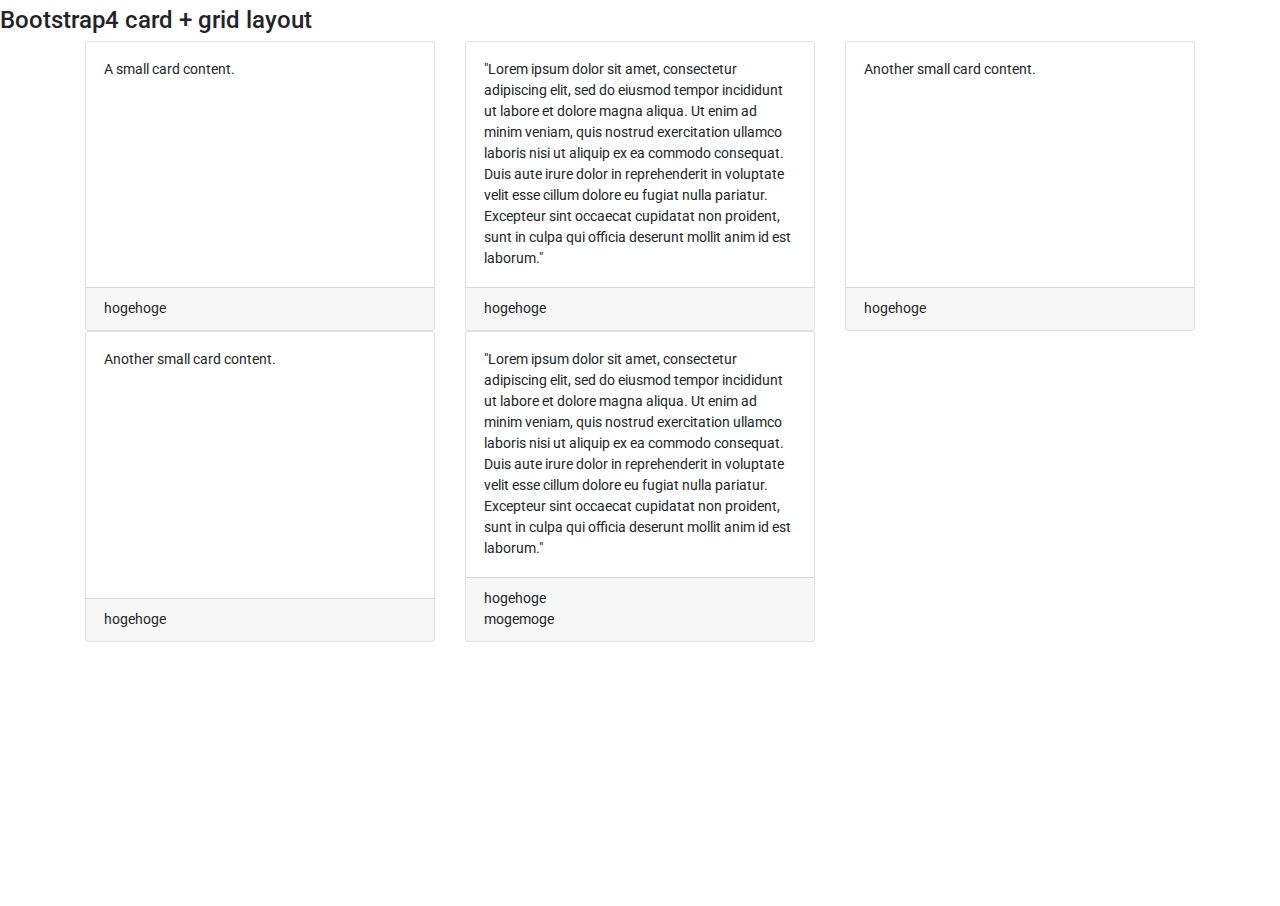
<file: bootstrap/card-grid/index.html>
<!DOCTYPE html>
<html lang="ja">
<head>
  <meta charset="utf-8">
  <meta http-equiv="X-UA-Compatible" content="IE=edge">
  <meta name="viewport" content="width=device-width, initial-scale=1.0">
  <title>Bootstrap4 card + grid layout</title>
  <script src="https://code.jquery.com/jquery-3.3.1.min.js"></script>

  <!-- Bootstrap -->
  <link rel="stylesheet" href="https://cdnjs.cloudflare.com/ajax/libs/twitter-bootstrap/4.1.3/css/bootstrap.min.css">

  <script src="https://cdnjs.cloudflare.com/ajax/libs/popper.js/1.12.9/umd/popper.min.js" integrity="sha384-ApNbgh9B+Y1QKtv3Rn7W3mgPxhU9K/ScQsAP7hUibX39j7fakFPskvXusvfa0b4Q" crossorigin="anonymous" defer></script>
  <script src="https://cdnjs.cloudflare.com/ajax/libs/twitter-bootstrap/4.1.3/js/bootstrap.min.js" defer></script>

  <style>
    html, body  { height: 100%; font-size: 14px; }
    nav.navbar { background: #f8f8f8; color: #212529; border-bottom: 1px solid #e7e7e7; }
    nav.navbar a { color: #212529; }
    div.sidebar { float: left; width: 200px; height: 100%; background: #f8f8f8; }
    div.sidebar_inside { margin: 6px 12px; }
    div.content_wrapper { height: 100%; padding-left: 200px; }
    div.content { padding-top: 6px; }
    div.under_navbar { height: 100%; }
    h1          { font-size: 24px; margin: 6px 0px; }
  </style>

  <script>
    $(function() {
    });

    function hoge_onclick() {
      alert("OK!");
    }
  </script>
</head>
<body>

<h1>Bootstrap4 card + grid layout</h1>

<link href="https://fonts.googleapis.com/css?family=Roboto:300,300i,400,400i,500,500i,700,700i" rel="stylesheet">
<div class="container">
  <div class="row">

    <div class="col-md-4 d-flex flex-column">
      <div class="card h-100">
        <div class="card-body flex-fill">
          A small card content.
        </div>
        <div class="card-footer text-mute">
          hogehoge
        </div>
      </div>
    </div>

    <div class="col-md-4 d-flex flex-column">
      <div class="card h-100">
        <div class="card-body flex-fill">
          "Lorem ipsum dolor sit amet, consectetur adipiscing elit, sed do eiusmod tempor incididunt ut labore et dolore magna aliqua. Ut enim ad minim veniam, quis nostrud exercitation ullamco laboris nisi ut aliquip ex ea commodo consequat. Duis aute irure dolor
          in reprehenderit in voluptate velit esse cillum dolore eu fugiat nulla pariatur. Excepteur sint occaecat cupidatat non proident, sunt in culpa qui officia deserunt mollit anim id est laborum."
        </div>
        <div class="card-footer text-mute">
          hogehoge
        </div>
      </div>
    </div>

    <div class="col-md-4 d-flex flex-column">
      <div class="card h-100">
        <div class="card-body flex-fill">
          Another small card content.
        </div>
        <div class="card-footer text-mute">
          hogehoge
        </div>
      </div>
    </div>

    <div class="col-md-4 d-flex flex-column">
      <div class="card h-100">
        <div class="card-body flex-fill">
          Another small card content.
        </div>
        <div class="card-footer text-mute">
          hogehoge
        </div>
      </div>
    </div>

    <div class="col-md-4 d-flex flex-column">
      <div class="card h-100">
        <div class="card-body flex-fill">
          "Lorem ipsum dolor sit amet, consectetur adipiscing elit, sed do eiusmod tempor incididunt ut labore et dolore magna aliqua. Ut enim ad minim veniam, quis nostrud exercitation ullamco laboris nisi ut aliquip ex ea commodo consequat. Duis aute irure dolor
          in reprehenderit in voluptate velit esse cillum dolore eu fugiat nulla pariatur. Excepteur sint occaecat cupidatat non proident, sunt in culpa qui officia deserunt mollit anim id est laborum."
        </div>
        <div class="card-footer text-mute">
          hogehoge<br>
          mogemoge
        </div>
      </div>
    </div>

  </div>
</div>
</body>
</html>
<!-- vim: set ts=2 sts=2 sw=2 expandtab list: -->
</file>
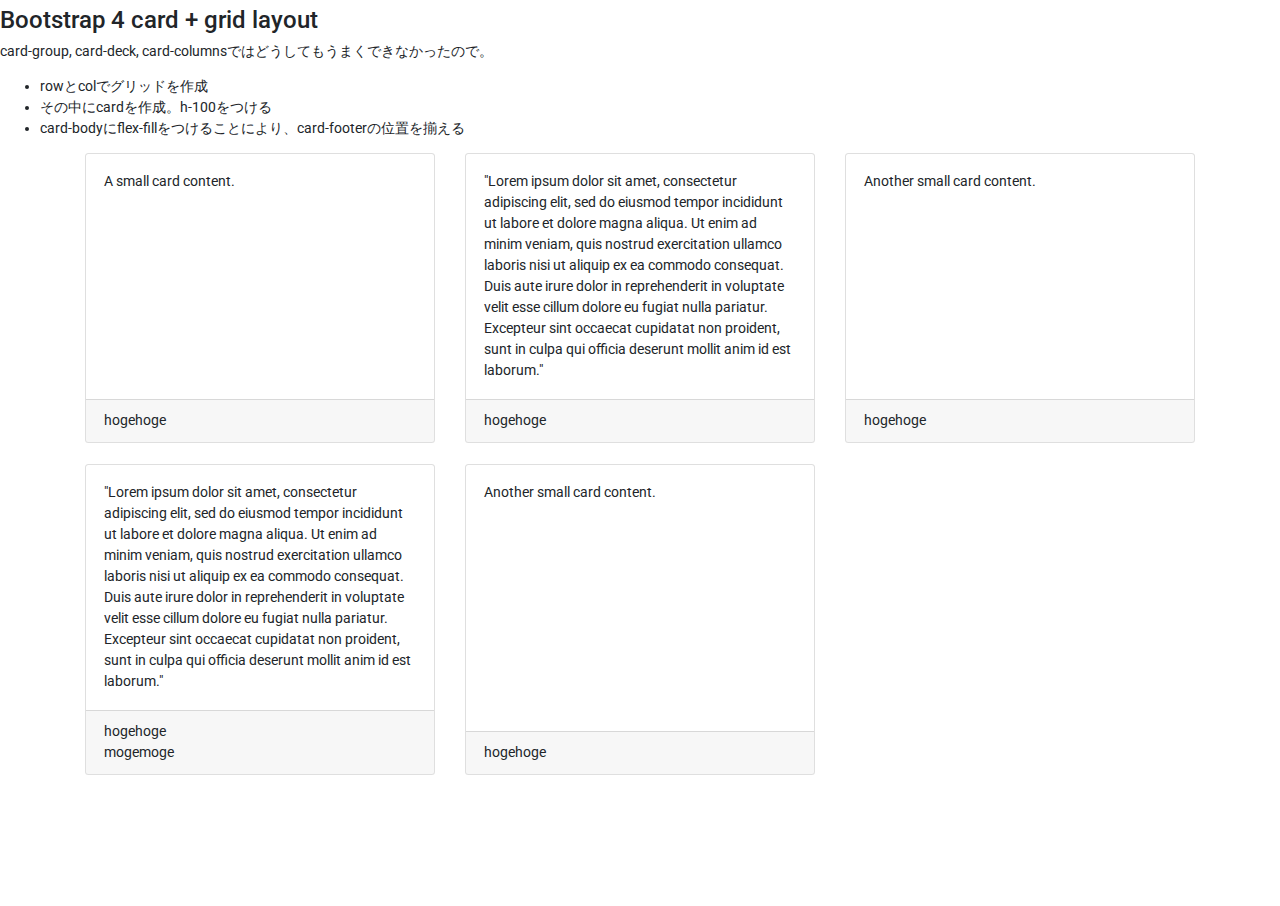
<file: bootstrap4/card-grid/index.html>
<!DOCTYPE html>
<html lang="ja">
<head>
  <meta charset="utf-8">
  <meta http-equiv="X-UA-Compatible" content="IE=edge">
  <meta name="viewport" content="width=device-width, initial-scale=1.0">
  <title>Bootstrap 4 card + grid layout</title>
  <script src="https://code.jquery.com/jquery-3.3.1.min.js"></script>

  <!-- Bootstrap -->
  <link rel="stylesheet" href="https://cdnjs.cloudflare.com/ajax/libs/twitter-bootstrap/4.1.3/css/bootstrap.min.css">

  <script src="https://cdnjs.cloudflare.com/ajax/libs/popper.js/1.12.9/umd/popper.min.js" integrity="sha384-ApNbgh9B+Y1QKtv3Rn7W3mgPxhU9K/ScQsAP7hUibX39j7fakFPskvXusvfa0b4Q" crossorigin="anonymous" defer></script>
  <script src="https://cdnjs.cloudflare.com/ajax/libs/twitter-bootstrap/4.1.3/js/bootstrap.min.js" defer></script>

  <style>
    html, body  { height: 100%; font-size: 14px; }
    nav.navbar { background: #f8f8f8; color: #212529; border-bottom: 1px solid #e7e7e7; }
    nav.navbar a { color: #212529; }
    div.sidebar { float: left; width: 200px; height: 100%; background: #f8f8f8; }
    div.sidebar_inside { margin: 6px 12px; }
    div.content_wrapper { height: 100%; padding-left: 200px; }
    div.content { padding-top: 6px; }
    div.under_navbar { height: 100%; }
    h1          { font-size: 24px; margin: 6px 0px; }
  </style>

  <script>
    $(function() {
    });

    function hoge_onclick() {
      alert("OK!");
    }
  </script>
</head>
<body>

<h1>Bootstrap 4 card + grid layout</h1>

<p>
  card-group, card-deck, card-columnsではどうしてもうまくできなかったので。
  <ul>
    <li>rowとcolでグリッドを作成</li>
    <li>その中にcardを作成。h-100をつける</li>
    <li>card-bodyにflex-fillをつけることにより、card-footerの位置を揃える</li>
  </ul>
</p>


<link href="https://fonts.googleapis.com/css?family=Roboto:300,300i,400,400i,500,500i,700,700i" rel="stylesheet">
<div class="container">
  <div class="row">

    <div class="col-md-4 d-flex flex-column mb-4">
      <div class="card h-100">
        <div class="card-body flex-fill">
          A small card content.
        </div>
        <div class="card-footer text-mute">
          hogehoge
        </div>
      </div>
    </div>

    <div class="col-md-4 d-flex flex-column mb-4">
      <div class="card h-100">
        <div class="card-body flex-fill">
          "Lorem ipsum dolor sit amet, consectetur adipiscing elit, sed do eiusmod tempor incididunt ut labore et dolore magna aliqua. Ut enim ad minim veniam, quis nostrud exercitation ullamco laboris nisi ut aliquip ex ea commodo consequat. Duis aute irure dolor
          in reprehenderit in voluptate velit esse cillum dolore eu fugiat nulla pariatur. Excepteur sint occaecat cupidatat non proident, sunt in culpa qui officia deserunt mollit anim id est laborum."
        </div>
        <div class="card-footer text-mute">
          hogehoge
        </div>
      </div>
    </div>

    <div class="col-md-4 d-flex flex-column mb-4">
      <div class="card h-100">
        <div class="card-body flex-fill">
          Another small card content.
        </div>
        <div class="card-footer text-mute">
          hogehoge
        </div>
      </div>
    </div>

    <div class="col-md-4 d-flex flex-column mb-4">
      <div class="card h-100">
        <div class="card-body flex-fill">
          "Lorem ipsum dolor sit amet, consectetur adipiscing elit, sed do eiusmod tempor incididunt ut labore et dolore magna aliqua. Ut enim ad minim veniam, quis nostrud exercitation ullamco laboris nisi ut aliquip ex ea commodo consequat. Duis aute irure dolor
          in reprehenderit in voluptate velit esse cillum dolore eu fugiat nulla pariatur. Excepteur sint occaecat cupidatat non proident, sunt in culpa qui officia deserunt mollit anim id est laborum."
        </div>
        <div class="card-footer text-mute">
          hogehoge<br>
          mogemoge
        </div>
      </div>
    </div>

    <div class="col-md-4 d-flex flex-column mb-4">
      <div class="card h-100">
        <div class="card-body flex-fill">
          Another small card content.
        </div>
        <div class="card-footer text-mute">
          hogehoge
        </div>
      </div>
    </div>

  </div>
</div>
</body>
</html>
<!-- vim: set ts=2 sts=2 sw=2 expandtab list: -->
</file>
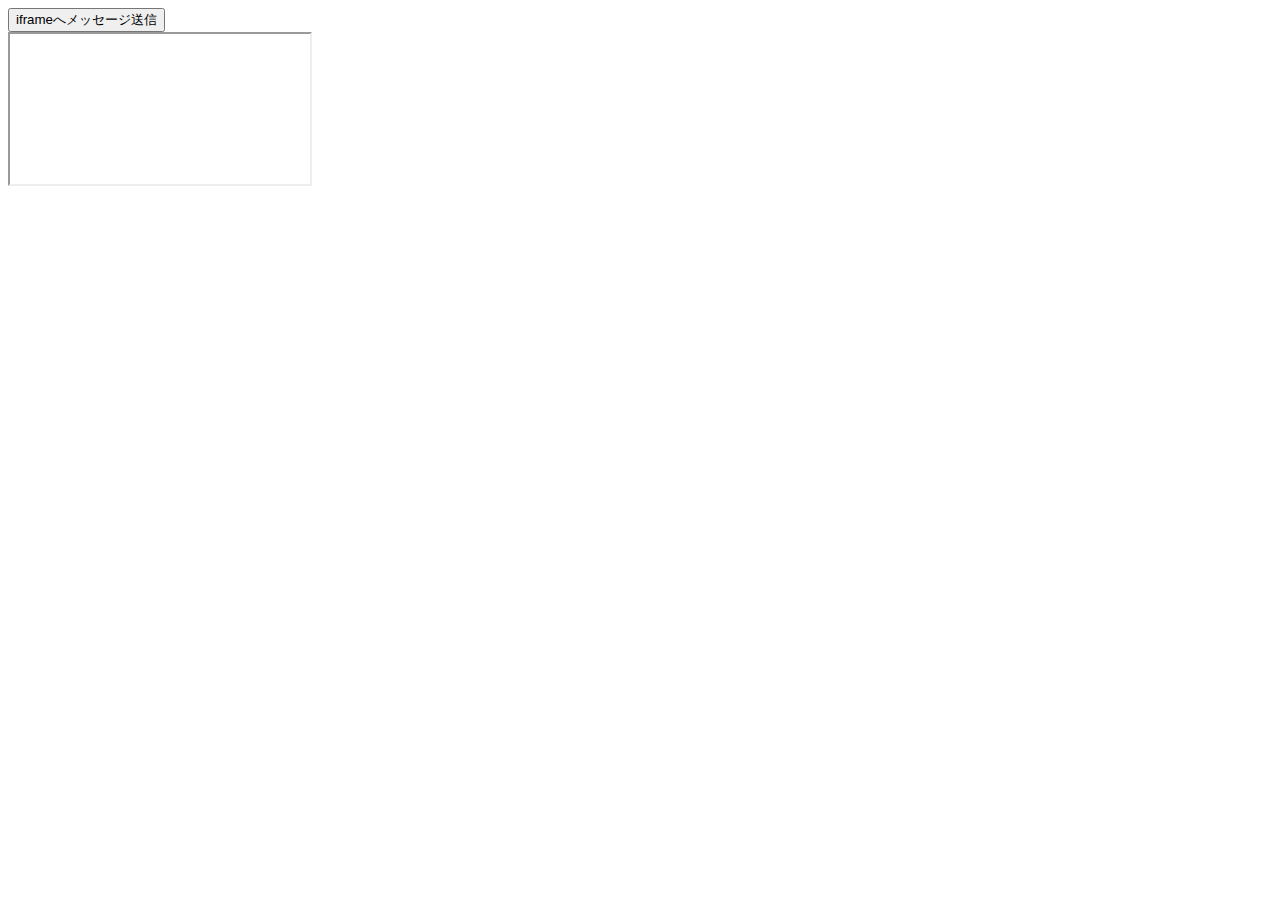
<file: crossdomain-local-storage/user/index.html>
<!DOCTYPE html>
<html lang="ja">
<head>
  <meta charset="utf-8">
  <meta http-equiv="X-UA-Compatible" content="IE=edge">
  <meta name="viewport" content="width=device-width, initial-scale=1.0">
  <title>index.html</title>
  <script src="https://code.jquery.com/jquery-3.3.1.min.js"></script>

  <script>
    $(function() {

      function sendMessage(e) {
        e.preventDefault();
        var receiver = document.getElementById('receiver').contentWindow;
        receiver.postMessage('lastAccessedTime', 'http://18.179.118.46');
      }
      document.getElementById('send').addEventListener('click', sendMessage);

      // メッセージ受信イベント
      window.addEventListener('message', function(e) {
        if (e.origin == location.origin) return;
        console.log("parent received", e.data);
        alert("lastAccessedTime = " + e.data);
      });
    });
  </script>
</head>
<body>
  <button id="send">iframeへメッセージ送信</button><br>
  <iframe id="receiver" src="http://18.179.118.46/iframe.html"></iframe>
</body>
</html>
<!-- vim: set ts=2 sts=2 sw=2 expandtab list: -->
</file>
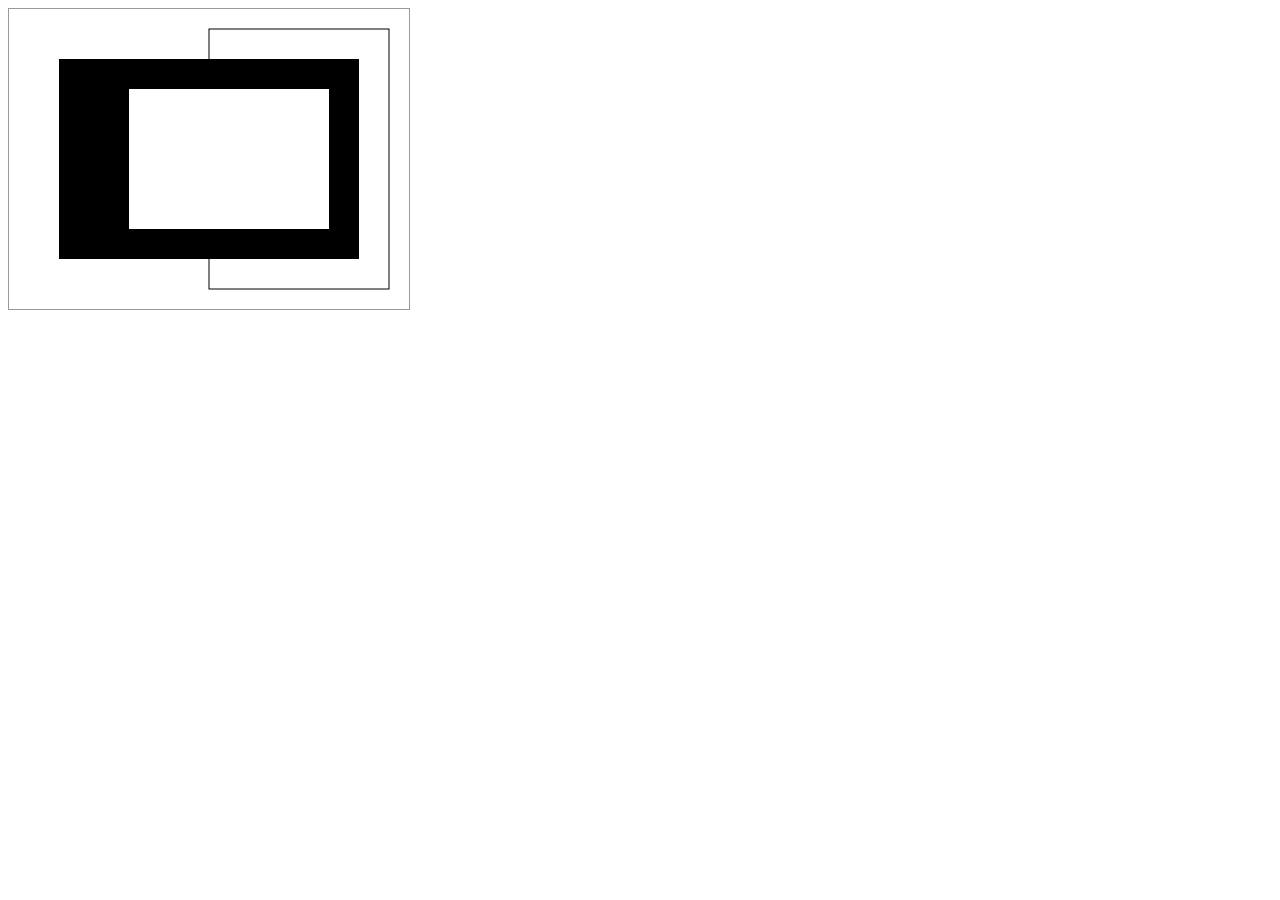
<file: canvas/1.html>
<!-- vim: set ts=2 sts=2 sw=2 et : -->
<!DOCTYPE html>
<html>
  <head>
    <meta charset="utf-8">
    <title>Canvas tutorial template</title>
    <script type="text/javascript">
      function draw() {
          var canvas = document.getElementById('tutorial');
          if (canvas.getContext) {
              var ctx = canvas.getContext('2d');
              ctx.strokeRect(200,20,180,260);
              ctx.fillRect(50,50,300,200);
              ctx.clearRect(120,80,200,140);
          }
      }
    </script>
    <style type="text/css">
      canvas { border: 1px solid #999; }
    </style>
  </head>
  <body onload="draw();">
    <canvas id="tutorial" width="400" height="300"></canvas>
  </body>
</html>
</file>
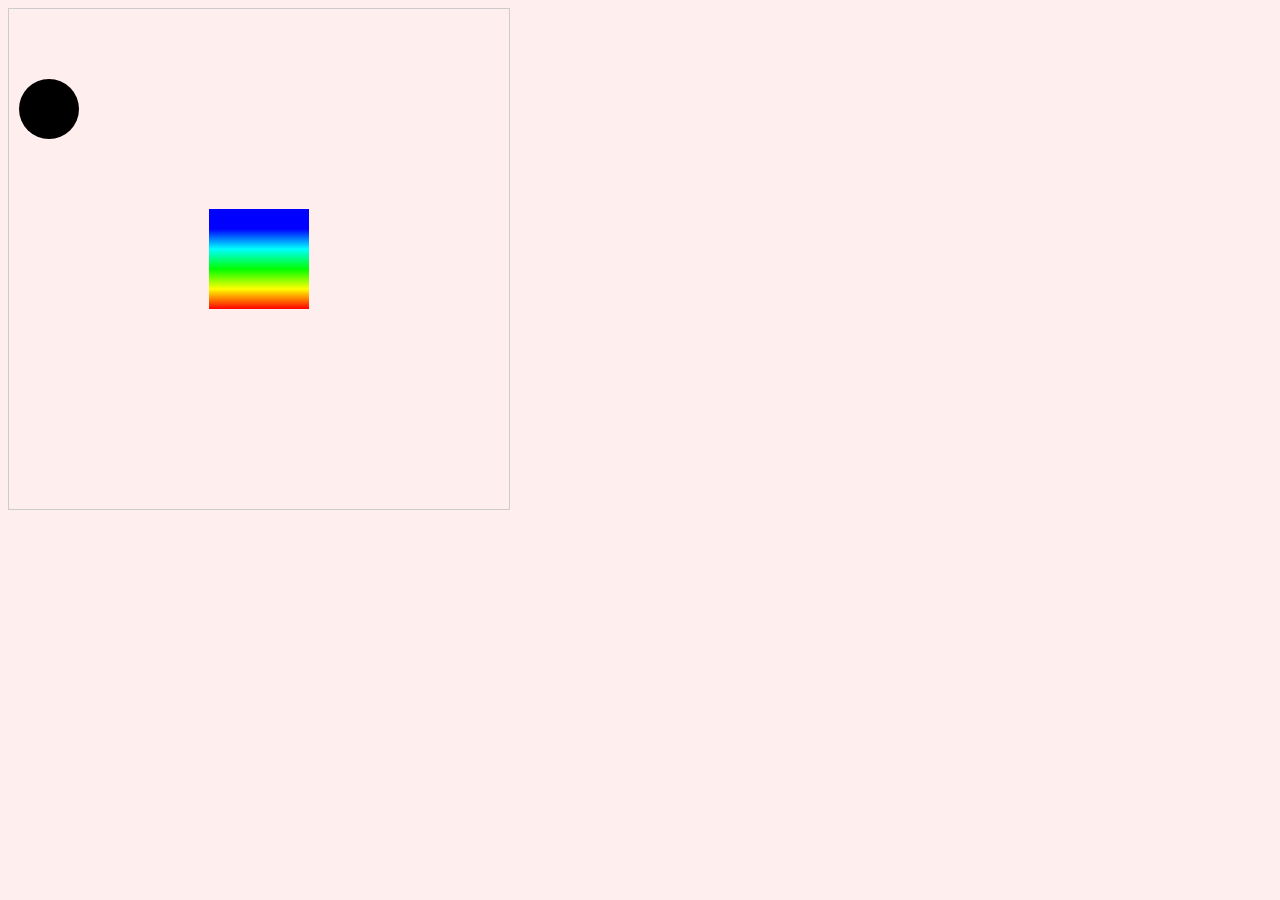
<file: canvas/2.html>
<!DOCTYPE html>
<html lang="ja">
<head>
<meta charset="utf-8">
<meta http-equiv="X-UA-Compatible" content="IE=edge">
<meta name="viewport" content="width=device-width, initial-scale=1.0">
<title>/srv/http/canvas/2.html</title>
<script src="https://code.jquery.com/jquery-2.2.1.min.js"></script>
<script type="text/javascript">

  $(function() {
    var canvas  = document.getElementById('canvas');
    var ctx = canvas.getContext("2d");
    var r = 50;
    //ctx.shadowOffsetX = ctx.shadowOffsetY = r2 * 2;
    //ctx.shadowBlur = blur;
    //ctx.shadowColor = 'black';

    ctx.beginPath();
    // ctx.arc(x, y, radius, startAngle, endAngle, anticlockwise)
    ctx.arc(40, 100, 30, 0, Math.PI * 2, true);
    ctx.closePath();
    ctx.fill();

    var box = createBox();
    ctx.drawImage(box.canvas, 200, 200);
  });

  function createBox() {
    var canvas = document.createElement('canvas');
    canvas.width = 100;
    canvas.height = 100;
    var ctx = canvas.getContext("2d");
    ctx.beginPath();
    /* グラデーション領域をセット */
    var grad  = ctx.createLinearGradient(0,0, 0,100);
    /* グラデーション終点のオフセットと色をセット */
    //grad.addColorStop(0  , 'rgb(192,  80,  77)');  // 赤
    //grad.addColorStop(0.5, 'rgb(155, 187,  89)');  // 緑
    //grad.addColorStop(1  , 'rgb(128, 100, 162)');  // 紫
    grad.addColorStop(0.2  , 'blue');
    grad.addColorStop(0.4  , 'cyan');
    grad.addColorStop(0.6  , 'lime');
    grad.addColorStop(0.8  , 'yellow');
    grad.addColorStop(1.0  , 'red');
    /* グラデーションをfillStyleプロパティにセット */
    ctx.fillStyle = grad;
    /* 矩形を描画 */
    ctx.rect(0,0, 100,100);
    ctx.fill();
    return {
      canvas: canvas,
      ctx, ctx
    }
  }
</script>
<style>
  body { background: #ffeeee; }
</style>
</head>
<body>
  <canvas id="canvas" width="500" height="500" style="border: 1px solid #ccc; position: abosolute; top: 0px; left: 0px;"></div>

  <div>
    ほげほげ
    もげもげ
  </div>
</body>
</html>
<!-- vim: set ts=2 sts=2 sw=2 expandtab list: -->
</file>
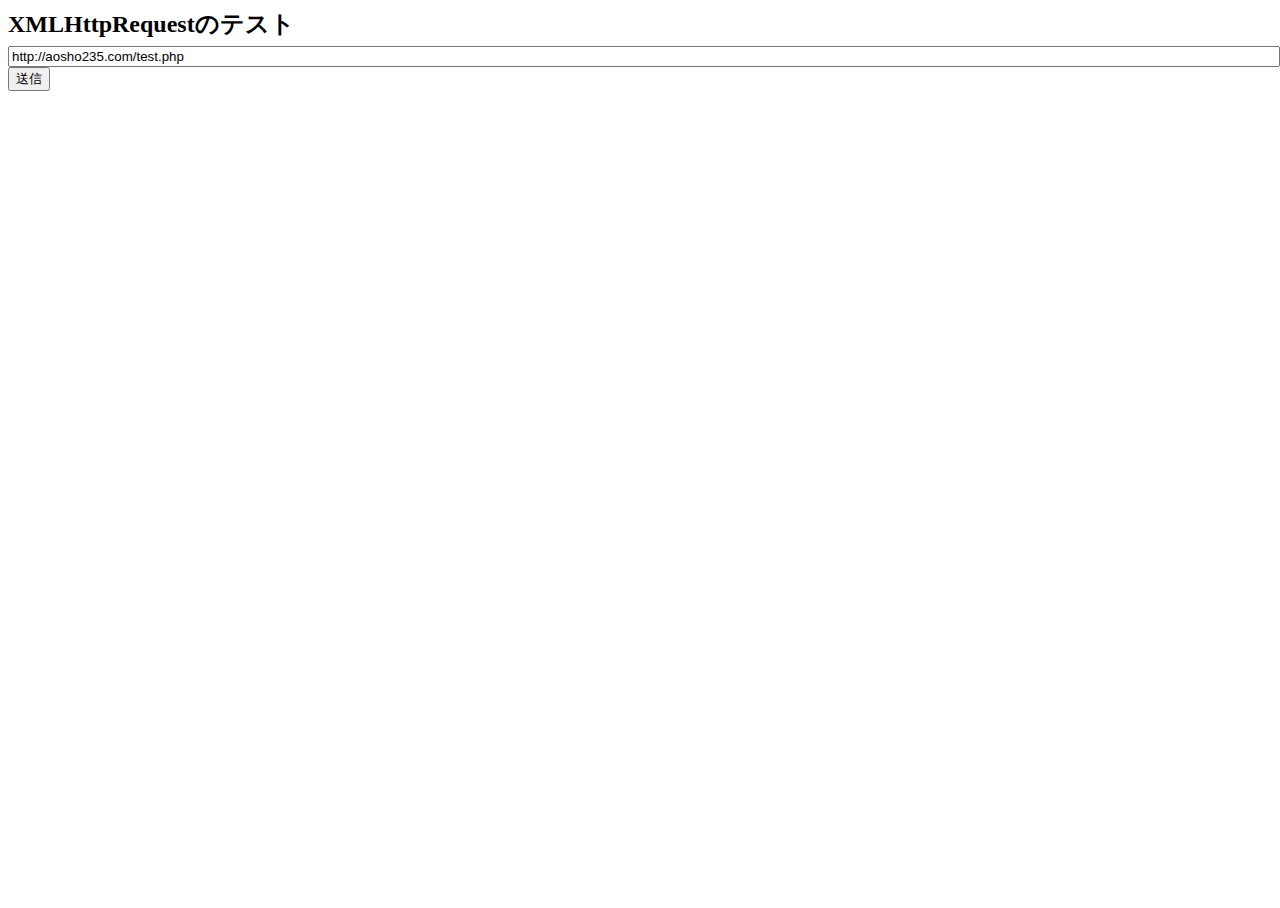
<file: xhr/xmlhttprequest_test.html>
<!DOCTYPE html>
<html lang="ja">
<head>
  <meta charset="utf-8">
  <meta http-equiv="X-UA-Compatible" content="IE=edge">
  <meta name="viewport" content="width=device-width, initial-scale=1.0">
  <title>XMLHttpRequestのテスト</title>
  <script src="https://code.jquery.com/jquery-2.2.1.min.js"></script>

  <style>
    html, body  { height: 100%; font-size: 14px; }
    nav.navbar { background: #f8f8f8; color: #212529; border-bottom: 1px solid #e7e7e7; }
    nav.navbar a { color: #212529; }
    div.sidebar { float: left; width: 200px; height: 100%; background: #f8f8f8; }
    div.sidebar_inside { margin: 6px 12px; }
    div.content_wrapper { height: 100%; padding-left: 200px; }
    div.content { padding-top: 6px; }
    div.under_navbar { height: 100%; }
    h1          { font-size: 24px; margin: 6px 0px; }
  </style>

  <script>
    function send() {
      var xhr = new XMLHttpRequest();
      var url = $('#url').val();
      console.log("url = [" + url + "]");
      xhr.open("GET", url, true);
      xhr.onload = function (e) {
        console.log("onload");
        dumpXHR(xhr);
      };
      xhr.onerror = function (e) {
        console.log("onerror");
        dumpXHR(xhr);
      };
      xhr.onabort = function() {
        console.log("onabort");
        dumpXHR(xhr);
      };
      xhr.ontimeout = function() {
        console.log("ontimeout");
        dumpXHR(xhr);
      };
      xhr.send(null);
    }

    function dumpXHR(xhr) {
      console.log("xhr", xhr);
    }
  </script>
</head>
<body>
  <h1>XMLHttpRequestのテスト</h1>
  <!--<input type="text" id="url" value="https://rmap-authasd.ekispert.jp/auth/api/init?api_key=&t=1535677569351" style="width:100%">-->
  <input type="text" id="url" value="http://aosho235.com/test.php" style="width:100%">
  <button onclick="send()">送信</button>
</body>
</html>
<!-- vim: set ts=2 sts=2 sw=2 expandtab list: -->
</file>
